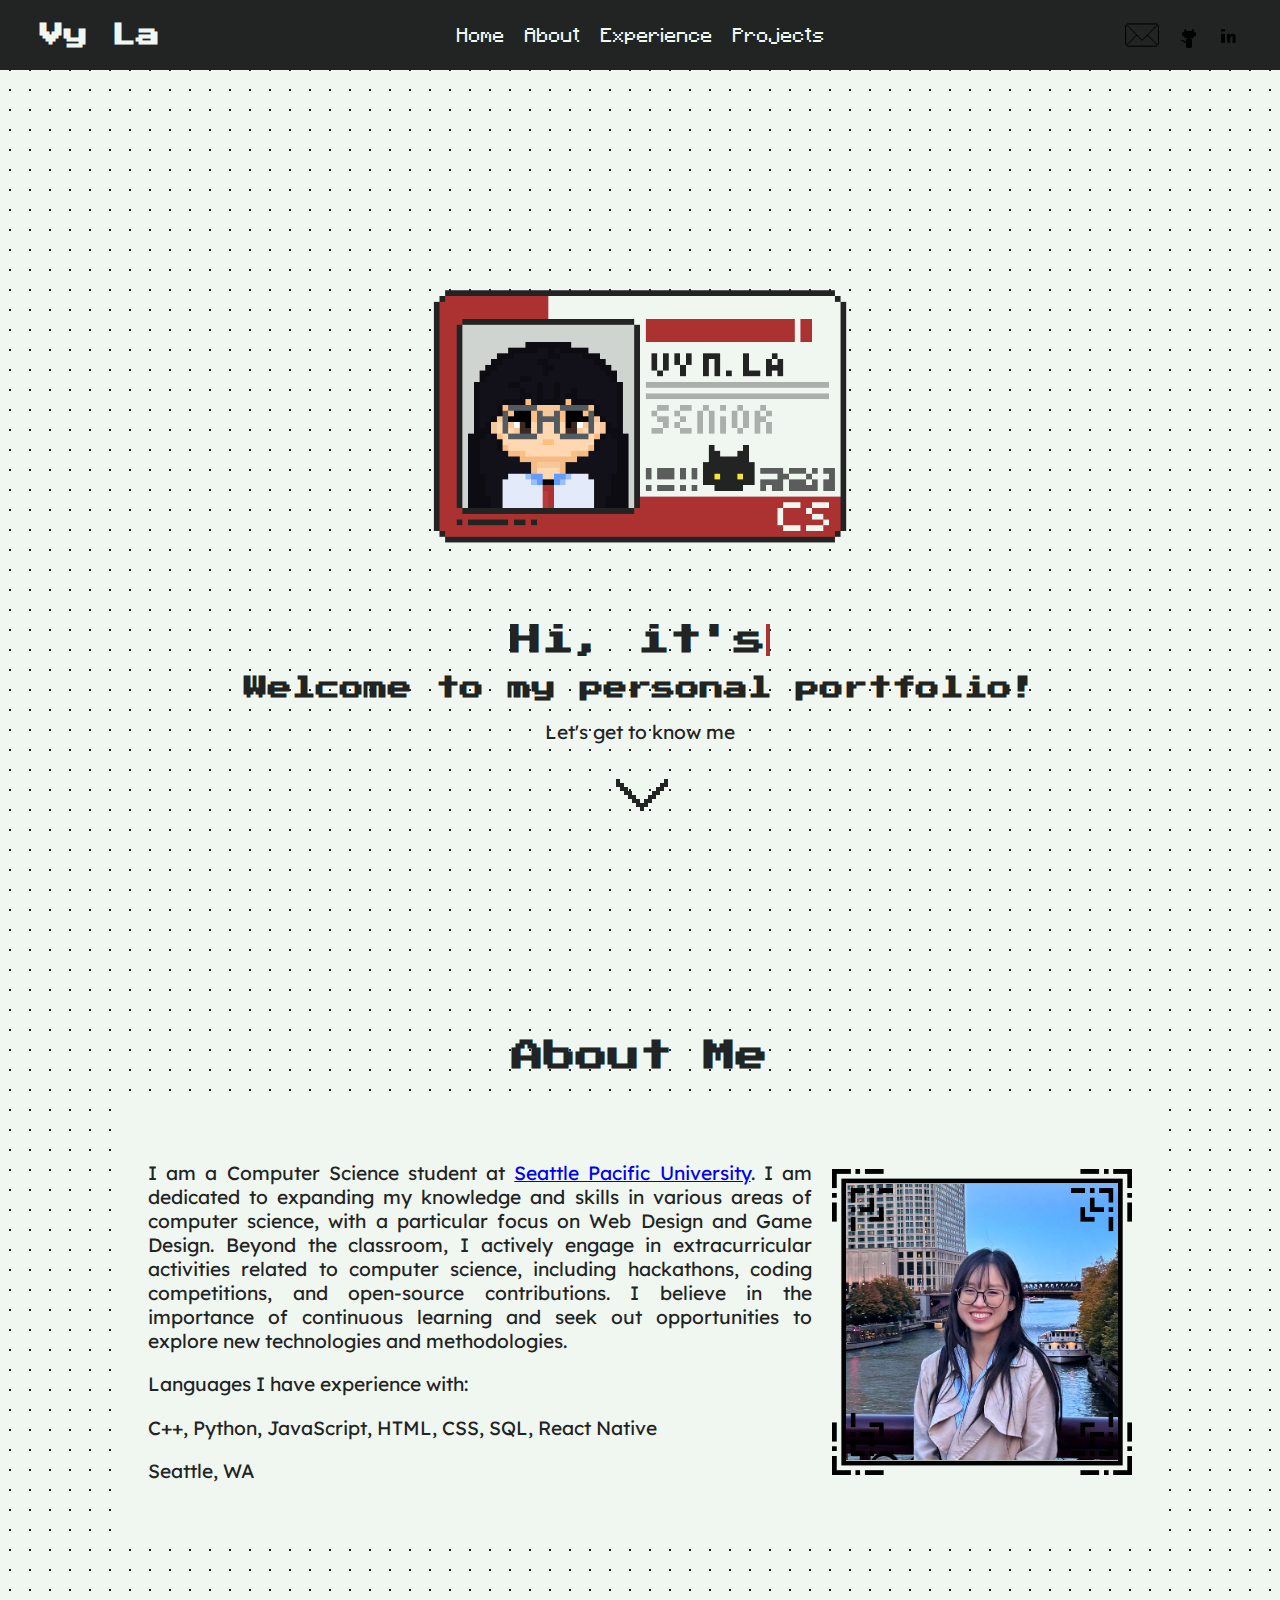
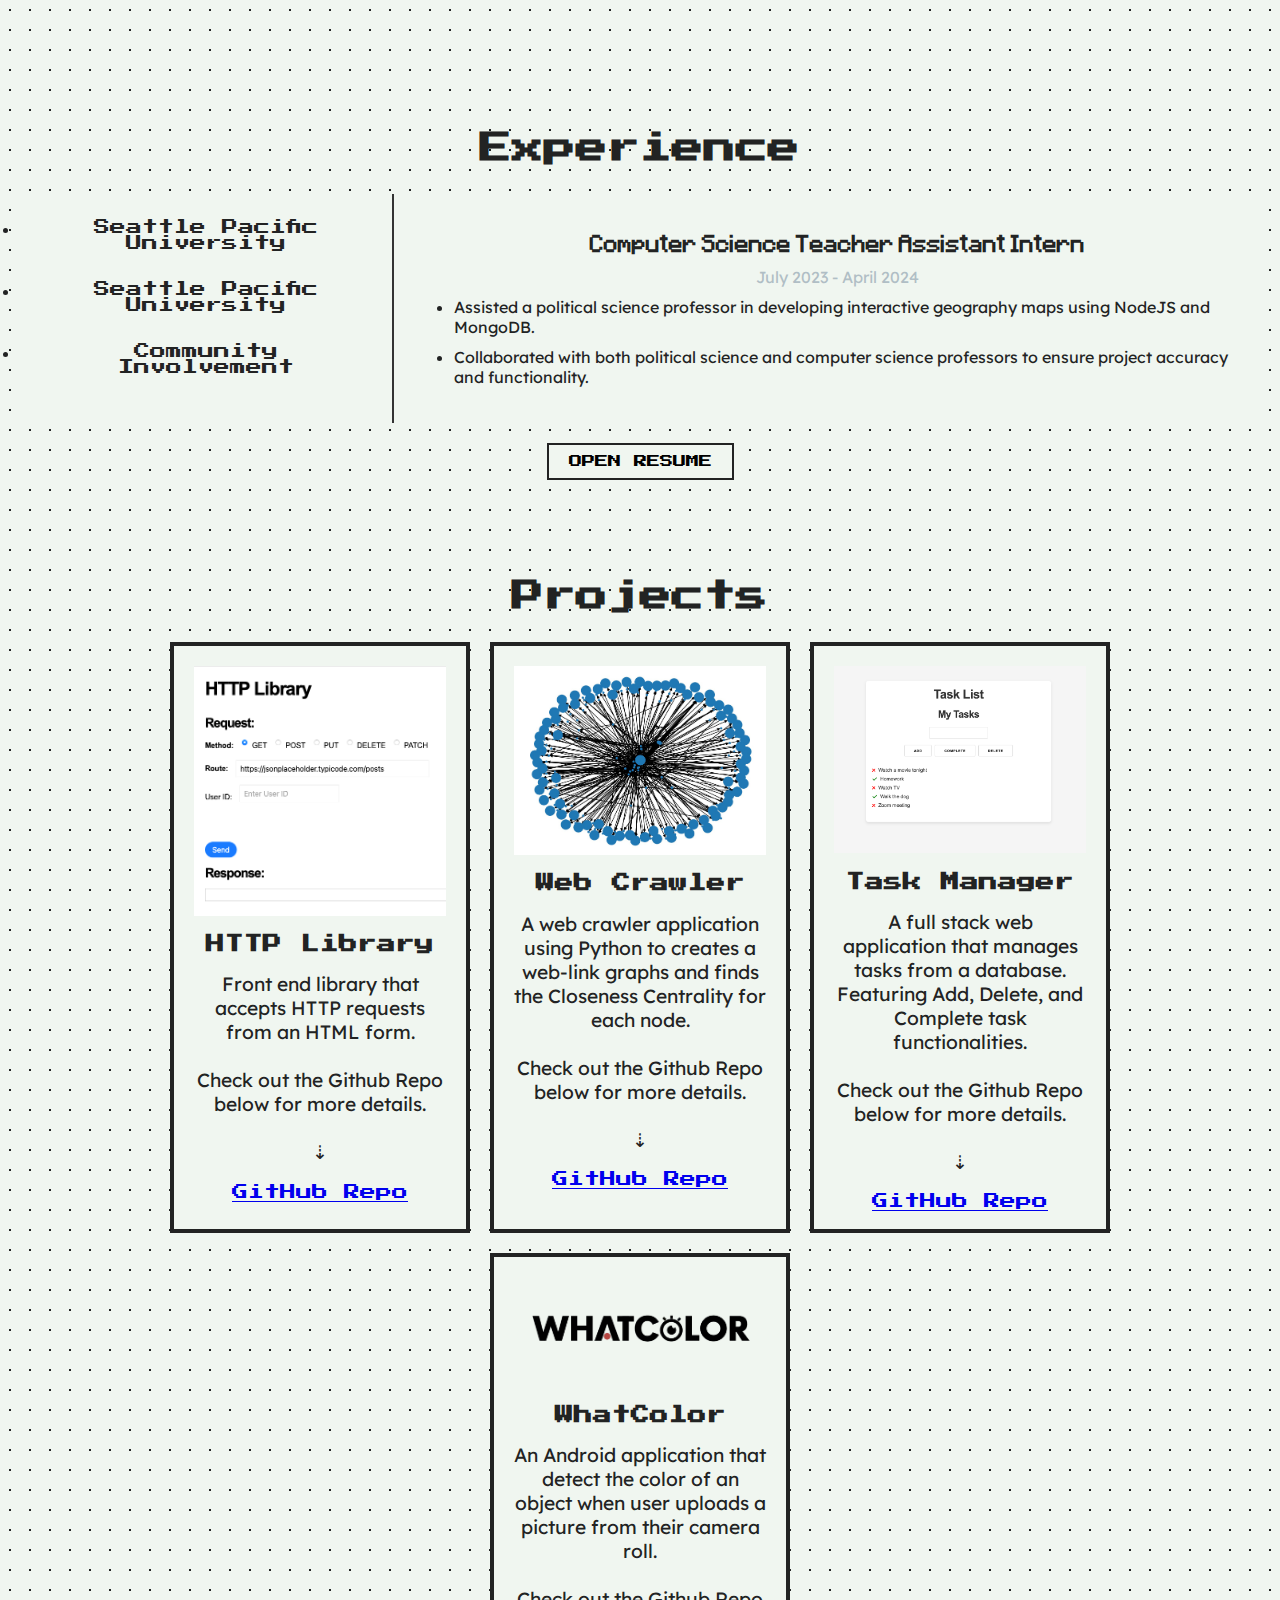
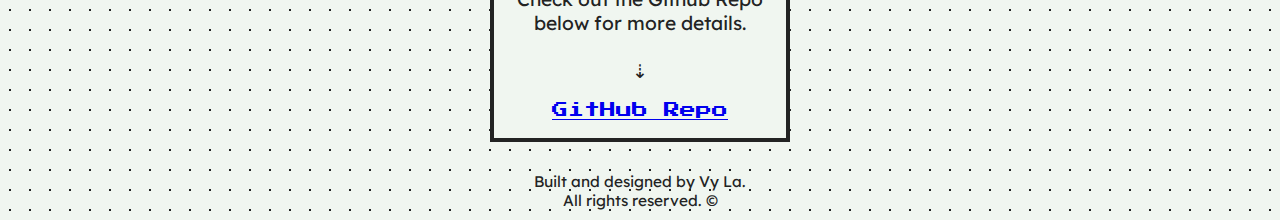
<file: index.html>
<!DOCTYPE html>
<html lang="en">
<head>
    <meta charset="UTF-8">
    <meta name="viewport" content="width=device-width, initial-scale=1.0">
    <title>Vy La</title>
    <link rel="stylesheet" href="styles.css">
</head>
<body>
    <header>
        <div class="container">
            <div class="logo">
                <h1>Vy La</h1>
            </div>
            <nav class="menu-list">
                <ul>
                    <a href="#home"><li>Home</li></a>
                    <a href="#about"><li>About</li></a>
                    <a href="#experience"><li>Experience</li></a>
                    <a href="#projects"><li>Projects</li></a>
                </ul>
            </nav>
            <div class="icons">
                <a id="email-icon" href="mailto:lav@spu.edu"></a>
                <a href="https://github.com/lavy-spu" target="_blank"><img src="./Icons/github.png" alt="GitHub"></a>
                <a href="https://www.linkedin.com/in/vy-la/" target="_blank"><img src="./Icons/linkedin.png" alt="LinkedIn"></a>
            </div>
        </div>
    </header>
    
    <!-- Home section -->
    <section id="home" class="main-section">
        <div>
            <a href="index.html"></a>
                <img id="pfThumbnail" src="./Content/vy-card.gif">
            </a>
            </div>
        <div class="home-container">
        <h1 id="typing-text" class="typing-effect">Hi, it's Vy.</h1>
         <h2>Welcome to my personal portfolio!</h2>
         <p>Let's get to know me</p>
            <!-- Navigate down to About section -->
            <a href="#about"><img id="down-arrow" src="./Icons/menu-down.png" alt="Menu Down Arrow"></a>
        </div>
    </section>

    <!-- About section -->
    <section id="about" class="main-section">
        <h1>About Me</h1>
        <div class="about-container">
            <div class="about-description">
                <p id="pfAboutText"></p>
                <p>Languages I have experience with:</p>
                <p id="pfLanguages"></p>
                <p id="pfLocation"></p>
            </div>
            <div class="about-portrait">
                <img id="pfPortrait" src="./Content/vy-picture.jpg" alt="Portrait">
                <img id="pfBorder" src="./Content/portrait-frame.png" alt="Custom Border">
            </div>
        </div>
    </section>

    <section id="experience" class="experience-section">
        <h1>Experience</h1>
        <div class="experience-container">
            <!-- Sidebar Navigation -->
            <aside class="experience-sidebar" id="company-list">
                <!-- Companies will be dynamically populated -->
            </aside>
    
            <!-- Main Experience Details -->
            <div class="experience-details">
                <h2 id="exp-title" class="job-title"></h2>
                <p id="exp-company" class="company-name"></p>
                <p id="exp-date"></p>
                <ul id="exp-detail-list"></ul>
            </div>
        </div>
        <button id="pfResume" class="resume-button">Open Resume</button>
    </section>
    
        
    <section id="projects" class="main-section"></section>
        <h1>Projects</h1>
        <div id="projectsContainer"></div>
        <!-- Image Carousel -->
        <div id="modalPage">
            <div class="carousel">
                <p id="XOut">&times;</p>
                <div id="imgList"></div>
                <a id="prev">&#10094;</a>
                <a id="next">&#10095;</a>
            </div>
        </div>
    </section>

     <!-- The Modal -->
     <div id="resumeModal" class="modal">
        <div class="modal-content">
            <span class="close">&times;</span>
            <iframe id="resumeFrame" src="" width="100%" height="500px"></iframe>
        </div>
    </div>

    <footer>
        <p>Built and designed by Vy La.<br>All rights reserved. ©</p>
    </footer>

    <script type="module" src="./Scripts/animation.js"></script>
    <script type="module" src="./Scripts/GetAbout.js"></script>
    <script type="module" src="./Scripts/GetExperience.js"></script>
    <script type="module" src="./Scripts/GetProjects.js"></script>
</body>
</html>
</file>
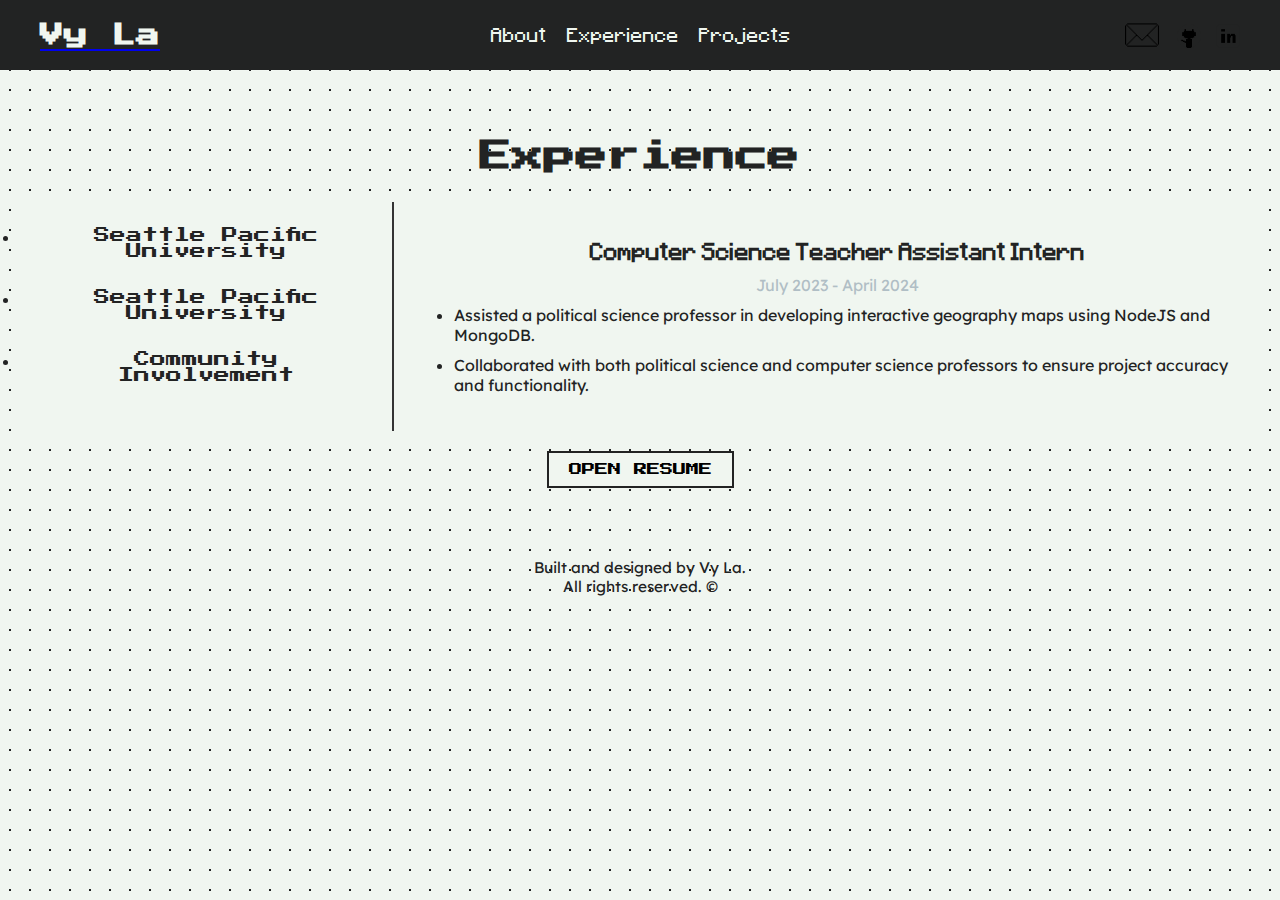
<file: experience.html>
<!DOCTYPE html>
<html lang="en">
<head>
    <meta charset="UTF-8">
    <meta name="viewport" content="width=device-width, initial-scale=1.0">
    <title>Experience - Vy La</title>
    <link rel="stylesheet" href="styles.css">
</head>
<body>
    <header>
        <div class="container">
            <div class="logo">
                <a href="#home"><h1>Vy La</h1></a>
            </div>
            <nav class="menu-list">
                <ul>
                    <a href="index.html#about"><li>About</li></a>
                    <a href="experience.html"><li>Experience</li></a>
                    <a href="projects.html"><li>Projects</li></a>
                </ul>
            </nav>
            <div class="icons">
                <a id="email-icon" href="mailto:lav@spu.edu"></a>
                <a href="https://github.com/lavy-spu" target="_blank"><img src="./Icons/github.png" alt="GitHub"></a>
                <a href="https://www.linkedin.com/in/vy-la/" target="_blank"><img src="./Icons/linkedin.png" alt="LinkedIn"></a>
            </div>
        </div>
    </header>

    <!-- Experience section -->
    <section id="experience" class="experience-section">
        <h1>Experience</h1>
        <div class="experience-container">
            <aside class="experience-sidebar" id="company-list">
                <!-- Companies will be dynamically populated -->
            </aside>
            <div class="experience-details">
                <h2 id="exp-title" class="job-title"></h2>
                <p id="exp-company" class="company-name"></p>
                <p id="exp-date"></p>
                <ul id="exp-detail-list"></ul>
            </div>
        </div>
        <button id="pfResume" class="resume-button">Open Resume</button>
    </section>

    <footer>
        <p>Built and designed by Vy La.<br>All rights reserved. ©</p>
    </footer>

    <script type="module" src="./Scripts/GetExperience.js"></script>
</body>
</html>
</file>
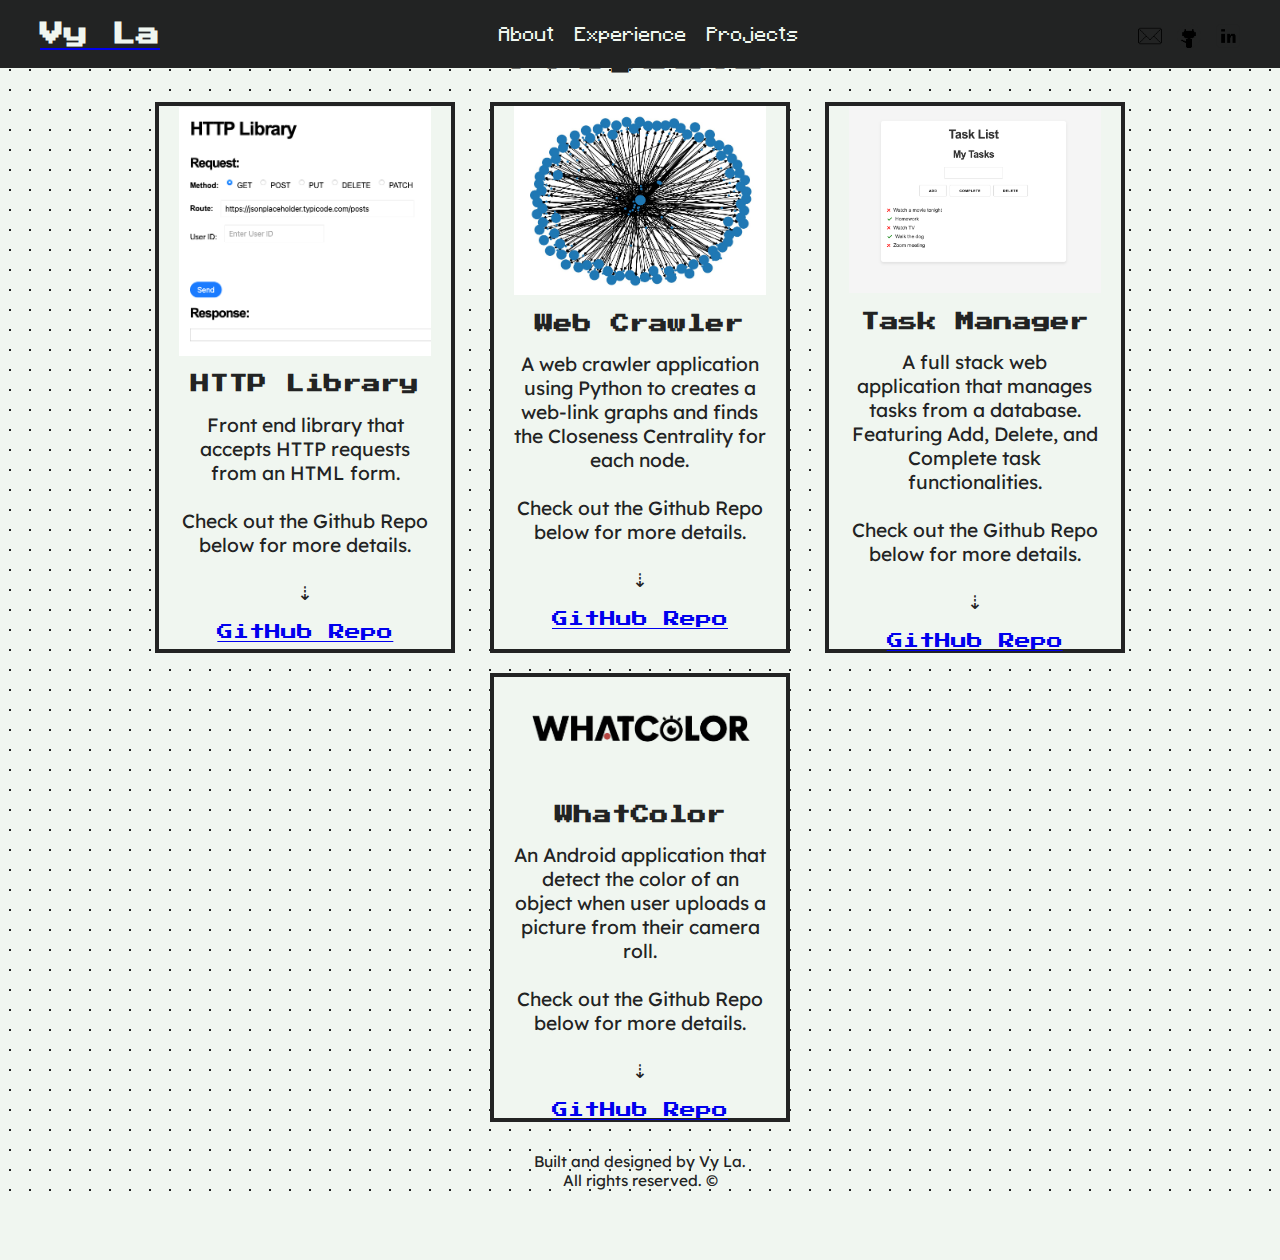
<file: projects.html>
<!DOCTYPE html>
<html lang="en">
<head>
    <meta charset="UTF-8">
    <meta name="viewport" content="width=device-width, initial-scale=1.0">
    <title>Projects - Vy La</title>
    <link rel="stylesheet" href="styles.css">
</head>
<body>
    <header>
        <div class="container">
            <div class="logo">
                <a href="index.html#home"><h1>Vy La</h1></a>
            </div>
            <nav class="menu-list">
                <ul>
                    <a href="index.html#about"><li>About</li></a>
                    <a href="experience.html"><li>Experience</li></a>
                    <a href="projects.html"><li>Projects</li></a>
                </ul>
            </nav>
            <div class="icons">
                <a href="mailto:vyla.main@gmail.com" target="_blank"><img src="./Icons/email-close.png" alt="Email"></a>
                <a href="https://github.com/lavy-spu" target="_blank"><img src="./Icons/github.png" alt="GitHub"></a>
                <a href="https://www.linkedin.com/in/vy-la/" target="_blank"><img src="./Icons/linkedin.png" alt="LinkedIn"></a>
            </div>
        </div>
    </header>

    <!-- Projects section -->
    <section id="projects" class="main-section">
        <h1>Projects</h1>
        <div id="projectsContainer"></div>
        <div id="modalPage">
            <div class="carousel">
                <p id="XOut">&times;</p>
                <div id="imgList"></div>
                <a id="prev">&#10094;</a>
                <a id="next">&#10095;</a>
            </div>
        </div>
    </section>

    <footer>
        <p>Built and designed by Vy La.<br>All rights reserved. ©</p>
    </footer>

    <script type="module" src="./Scripts/GetProjects.js"></script>
</body>
</html>
</file>
<file: styles.css>
/* Imports Fonts */
@font-face {
    font-family: "Minecraftia-Regular";
    src: url(./Fonts/Minecraftia-Regular.ttf);
}

@font-face {
    font-family: "PressStart2P-Regular";
    src: url(./Fonts/PressStart2P-Regular.ttf);
}

@font-face {
    font-family: "Lexend";
    src: url(./Fonts/Lexend.ttf);
}

html {
    scroll-behavior: smooth;
}

/* Typing effect with blinking cursor */
.typing-effect {
    display: inline-block;
    white-space: nowrap;
    overflow: hidden;
    border-right: 0.15em solid #ac3232; /* Cursor color */
    animation: blink-caret 0.75s step-end infinite;
}

#typing-text {
    margin: 0; 
    padding: 0; 
    display: inline-block; 
}

#pfThumbnail {
    display: block;
    margin: auto auto 30px auto;
    width: 550px;
    height: auto;
}

/* Blinking caret animation */
@keyframes blink-caret {
    from, to { border-color: transparent; }
    50% { border-color: #ac3232; }
}

/* Blinking cursor */
.blinking-cursor {
    border-right: 0.15em solid #ac3232; /* Cursor color */
    animation: blink-caret 0.75s step-end infinite;
    display: inline-block;
}

/* Body and General Settings */
body {
    font-family: "PressStart2P-Regular", sans-serif;
    background-color: #f0f6f0;
    color: #222323;
    text-align: center;
    margin: 0;
    padding: 0;
    background-image: radial-gradient(#222323 1px, transparent 1px);
    background-size: 20px 20px;
    background-position: 0 0;
    animation: moveBackground 100s linear infinite;
}

@keyframes moveBackground {
    0% { background-position: 0 0; }
    100% { background-position: 1000px 1000px; }
}

p {
    font-family: "Lexend", sans-serif;
    font-size: 1.2em;
}

h1 {
    font-size: 2em;
    margin: 0;
}

/* Main Layout */
main {
    margin: 0 auto;
    padding: 20px 0;
}

/* Header Styling */
header {
    background-color: #222323;
    padding: 20px 0;
    font-family: "Minecraftia-Regular", sans-serif;
    width: 100%;
    position: fixed;
    top: 0;
    z-index: 1000;
}

.container {
    display: flex;
    justify-content: space-between;
    align-items: center;
    max-width: 1200px;
    margin: 0 auto;
    padding: 0 20px;
}

/* Logo */
.logo h1 {
    color: #f0f6f0;
    font-size: 1.5em;
    font-family: "PressStart2P-Regular", sans-serif;
    margin: 0;
}

/* Navigation Links */
.menu-list ul {
    display: flex;
    gap: 20px;
    list-style: none;
    margin: 0;
    padding: 0;
}

.menu-list a {
    text-decoration: none;
    color: #f0f6f0;
    font-size: 1em;
}

.menu-list a:hover {
    color: #00FFD1;
}

/* Social Media Icons */
.icons {
    display: flex;
    gap: 15px;
}

.icons a img {
    width: 24px;
    height: 24px;
}

#email-icon {
    background-image: url(./Icons/email-close.png);
    width: 40px;
    height: 30px;
    display: inline-block;
    background-repeat: no-repeat;
    background-position: center;
    background-size: 85%;
}

#email-icon:hover {
    background-image: url(./Icons/email-open.png);
    width: 40px;
    height: 30px;
    display: inline-block;
    background-repeat: no-repeat;
    background-position: center;
    background-size: 85%;
}

/* Main Content Padding for Header */
.main-section {
    padding-top: 80px; 
    margin: 0 auto;
    width: 80%;
}

/* Specific Sections */
#front-page {
    margin-top: 40px;
}

#home {
    height: 100vh; /* Full viewport height */
    display: flex;
    flex-direction: column;
    justify-content: center;
    align-items: center;
    padding: 20px;
    margin-top: 60px;
}

#about {
    padding: 40px 20px;
    margin-bottom: 50px;
    padding-top: 100px;
    margin-top: -60px;
}

#about .about-me, #projects .project {
    max-width: 1200px;
    margin: 0 auto;
    padding: 0 20px;
}

/* About Me Section */
.about-container {
    background-color: #f0f6f0;
    display: flex;
    align-items: center;
    justify-content: space-between;
    margin-top: 30px;
    gap: 20px; /* Space between the description and the portrait */
    padding: 40px 20px;
}

.about-description {
    flex: 1;
    text-align: justify;
}

.about-portrait {
    position: relative;
    width: 300px; 
}

#pfPortrait {
    width: 92%; 
    height: 100%;
    display: block;
    margin: 5%; /* Center the image within the border */
    transform: translate(-1px, 0px); 
}

#pfBorder {
    position: absolute;
    top: 0;
    left: 0;
    width: 100%;
    height: 100%;
    pointer-events: none; 
    pointer-events: none; 
}

/****** Experience Section ******/
.resume-button{
    font-family: "PressStart2P-Regular", sans-serif;
    background-color: #f0f6f0;
    border: 2px solid #222323;
    padding: 10px 20px;
    cursor: pointer;
    text-transform: uppercase;
}
.resume-button:hover {
    background-color: #222323;
    color: #f0f6f0;
}

/******** Styling for the experience section *********/
#experience {
    padding: 40px 20px;
    padding-top: 100px;
    margin-top: 40px;
    margin-bottom: 20px;
}

.experience-section {
    padding: 60px 20px;
    color: #222323; 
    font-family: 'PressStart2P-Regular', sans-serif;
}

/* styling for the job title */
.experience-section #exp-title.job-title {
    font-family: "Minecraftia-Regular", sans-serif;
    font-size: 1.2rem; 
    font-weight: bold;
    color: #222323;
}

/* styling for the company name */
.experience-section #exp-company.company-name {
    font-family: "Lexend", sans-serif; 
    font-size: 1.5rem; 
    font-weight: bold;
    color: #222323;
}

/* Header Styling */
.experience-section h1 {
    font-weight: 600;
    color: #222323; 
    margin-bottom: 20px;
}
/* Container Flexbox */
.experience-container {
    background-color: #f0f6f0;
    display: flex;
    gap: 20px;
    margin-top: 30px;
    margin-bottom: 20px;
}

/* Sidebar Styling */
.experience-sidebar {
    flex: 0 0 30%; /* Fixed width for sidebar */
    border-right: 2px solid #333; /* Divider line */
    padding: 10px 0;
}

.experience-sidebar .sidebar-item {
    padding: 15px 20px;
    font-family: "PressStart2p-Regular",sans-serif;
    font-size: 1rem;
    cursor: pointer;
    color: #222323; 
    transition: color 0.3s ease, background-color 0.3s ease;
}

.experience-sidebar .sidebar-item:hover,
.experience-sidebar .sidebar-item.active {
    background-color: #333; 
    color: #fff; 
}

/* Main Details Styling */
.experience-details {
    flex: 1; 
    padding: 20px;
}

.experience-details h2 {
    font-size: 1.8rem;
    margin-bottom: 10px;
    color: #222323;
}

.experience-details p {
    margin: 0;
    font-size: 1rem;
    color: #b0bec5; /* Gray text to stay distinct from other info */
}

.experience-details ul {
    list-style: disc;
    padding-left: 20px;
    margin-top: 10px;
}

/* Styling for the job title */
#exp-title.job-title {
    font-family: "Minecraftia-Regular", sans-serif;
    font-size: 1.2rem; 
    font-weight: bold;
    color: #222323;
}

/* Styling for the company name */
#exp-company.company-name {
    font-family: "Lexend", sans-serif;
    font-size: 1.5rem; 
    font-weight: bold;
    color: #222323;
}

/* Styling for the experience details list items */
.experience-details ul li {
    margin-bottom: 10px;
    font-size: 1rem;
    font-family: 'Lexend', sans-serif;
}
#exp-detail-list {
    text-align: left;
}
/* CSS for modal */
.modal {
    display: none; /* Hidden by default */
    position: fixed; /* Stay in place */
    z-index: 1; /* Sit on top */
    left: 0;
    top: 0;
    width: 100%; /* Full width */
    height: 100%; /* Full height */
    overflow: auto; 
    background-color: rgb(0,0,0); 
    background-color: rgba(0,0,0,0.4); 
}

.modal-content {
    background-color: #fefefe;
    margin: 15% auto; /* 15% from the top and centered */
    padding: 20px;
    border: 1px solid #888;
    width: 80%;
}

.close {
    color: #aaa;
    float: right;
    font-size: 28px;
    font-weight: bold;
}

.close:hover,
.close:focus {
    color: black;
    text-decoration: none;
    cursor: pointer;
}

/* Container for the projects */
#projectsContainer {
    display: flex;
    flex-wrap: wrap;
    justify-content: center; /* Center the project cards */
    gap: 20px; /* Space between the project cards */
    padding: 20px; 
    margin-top: 10px;
}

/* Project Card */
#projects {
    padding-top: 100px;
    margin-top: -60px;
}

.project {
    background-color: #f0f6f0;
    border: 4px solid #222323;
    padding: 20px;
    width: 300px; /* Fixed width for each project card */
    box-sizing: border-box; /* Include padding and border in the element's total width and height */
    transition: transform 0.3s, box-shadow 0.3s; 
}

/* Hover effect for project cards */
.project:hover {
    transform: translateY(-10px); /* Move the card up slightly */
    box-shadow: 0 4px 8px rgba(0, 0, 0, 0.2); /* Add a shadow effect */
}

/* The project images */
.project img {
    width: 100%; 
    height: auto; 
    max-width: 100%; /* Make sure it doesn't exceed the container width */
    display: block; /* Make sure it takes up the full width of the container */
    margin: 0 auto; /* Center the image */
}

/* Footer */
footer {
    background-color: #222323;
    color: #f0f6f0;
    padding: 10px;
    font-size: 0.8em;
    font-family: "PressStart2P-Regular", sans-serif;
}

footer p {
    margin: 0;
}

/* Button Styling */
.contact-button {
    font-family: "PressStart2P-Regular", sans-serif;
    background-color: #f0f6f0;
    border: 2px solid #222323;
    padding: 10px 20px;
    cursor: pointer;
    text-transform: uppercase;
}

.contact-button:hover {
    background-color: #222323;
    color: #f0f6f0;
}

/* Media Queries */
@media (max-width: 768px) {
    .container {
        flex-direction: column;
        align-items: flex-start;
    }

    .menu-list ul {
        flex-direction: column;
        gap: 10px;
    }

    .icons {
        margin-top: 10px;
    }
    .experience-container {
        flex-direction: column;
    }

    .experience-sidebar {
        flex: 1;
        border-right: none;
        border-bottom: 2px solid #333;
    }
}

/* Project Image Carousel */
#modalPage {
    display: none;
    position: fixed;
    z-index: 1;
    left: 0;
    top: 0;
    width: 100%;
    height: 100%;
    overflow: auto;
    background-color: rgba(0,0,0,.65);
}
  
.carousel {
    max-width: 75%;
    position: relative;
    top: 5%;
    margin: 0 auto;
    padding: 0 .5rem 1rem .5rem;
    background-color: white;
}
  
#imgList img {
    display: block;
    margin: 1rem auto 1rem auto;
    max-height: 95%;
    max-width: 95%;
}
  
#prev, #next {
    cursor: pointer;
    position: absolute;
    top: 50%;
    width: auto;
    padding: 1.6rem;
    color: red;
    font-weight: bold;
    font-size: 4rem;
    transition: 0.6s ease;
    border-radius: 0 3px 3px 0;
    user-select: none;
}
  
#next {
    right: 1%;
    border-radius: 3px 0 0 3px;
}
    
#prev {
    left: 1%;
    border-radius: 0 3px 3px 0;
}

#prev:hover, #next:hover {
    background-color: black;
}
  
#XOut {
    margin-top: .25rem;
    padding: 0;
    color: red;
    text-align: right;
    font-size: 2.5rem;
    font-weight: bold;
}
  
#XOut:hover, #Xout:focus {
    color: black;
    text-decoration: none;
    cursor: pointer;
}

/* Footer */
footer {
    background-color: transparent;
    color: #222323;
    padding: 10px;
    font-size: 0.8em;
    text-align: center;
}

footer p {
    margin: 0;
}
</file>
